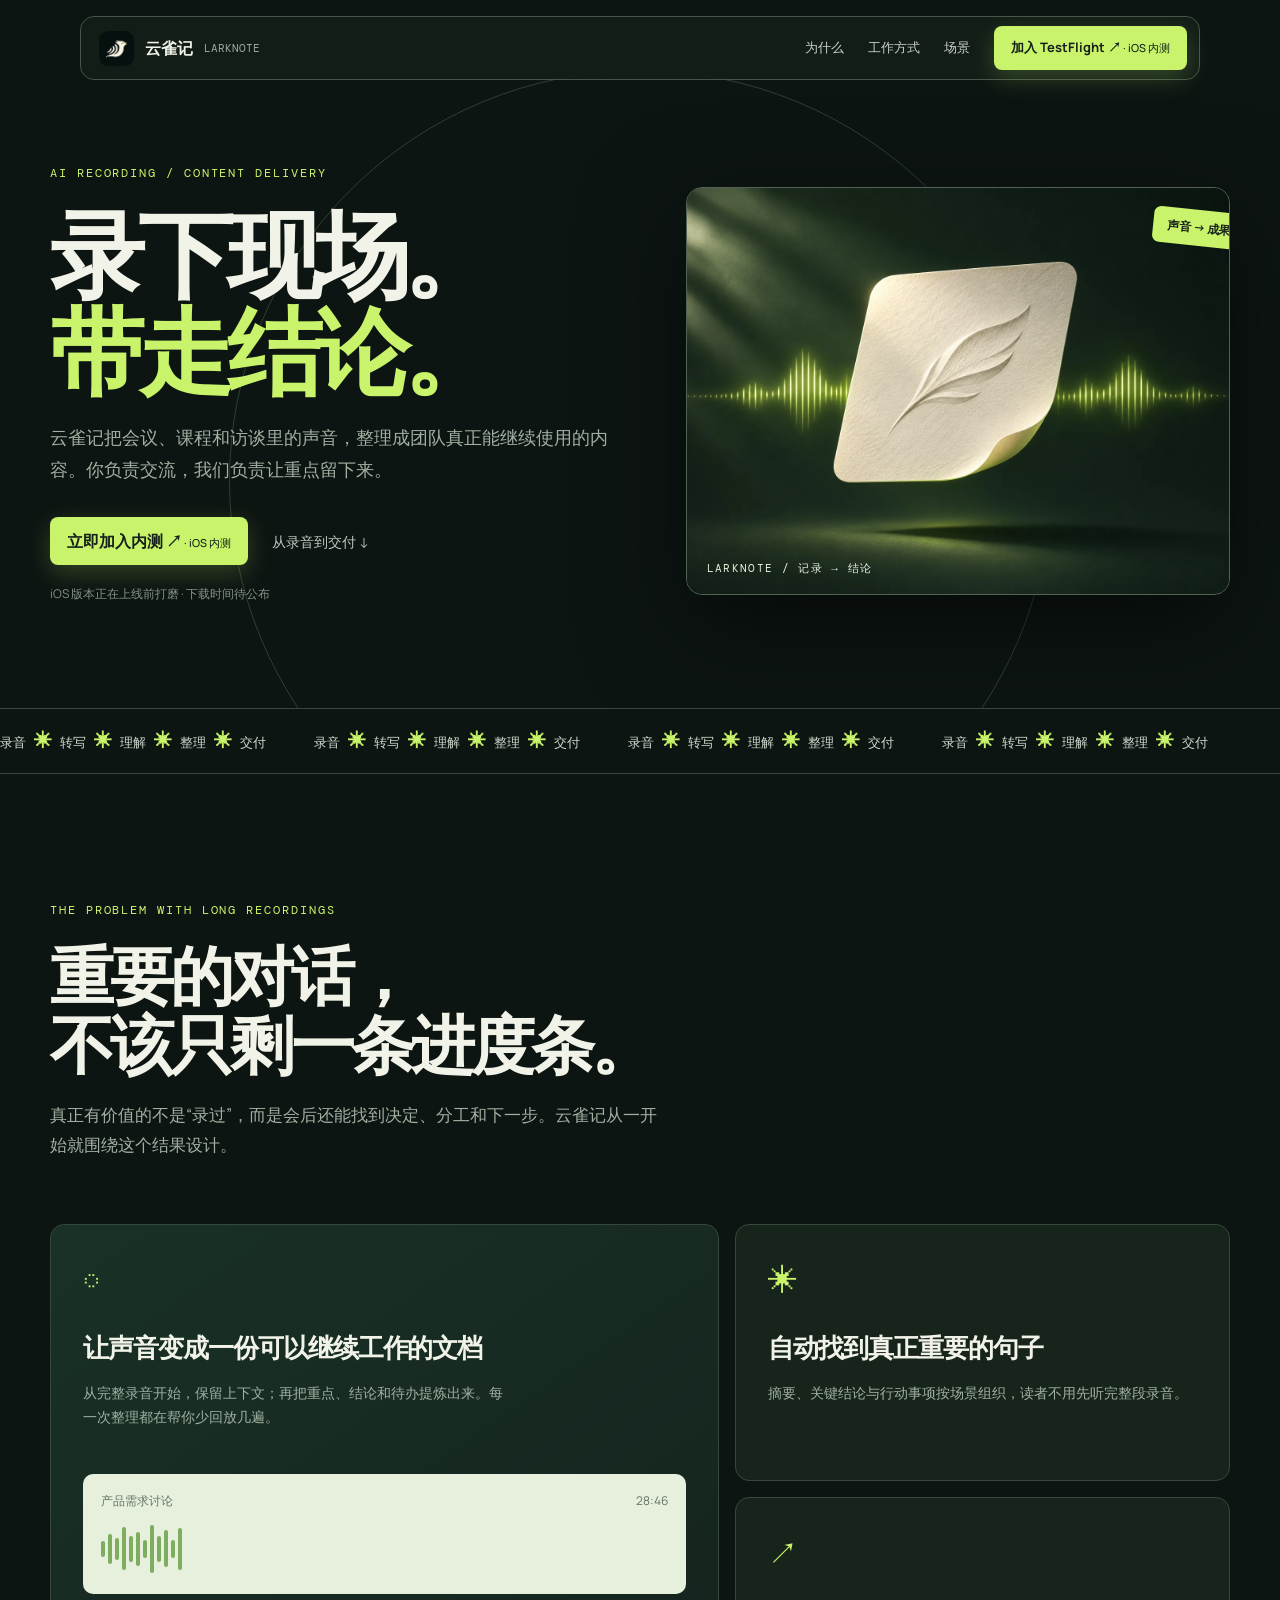
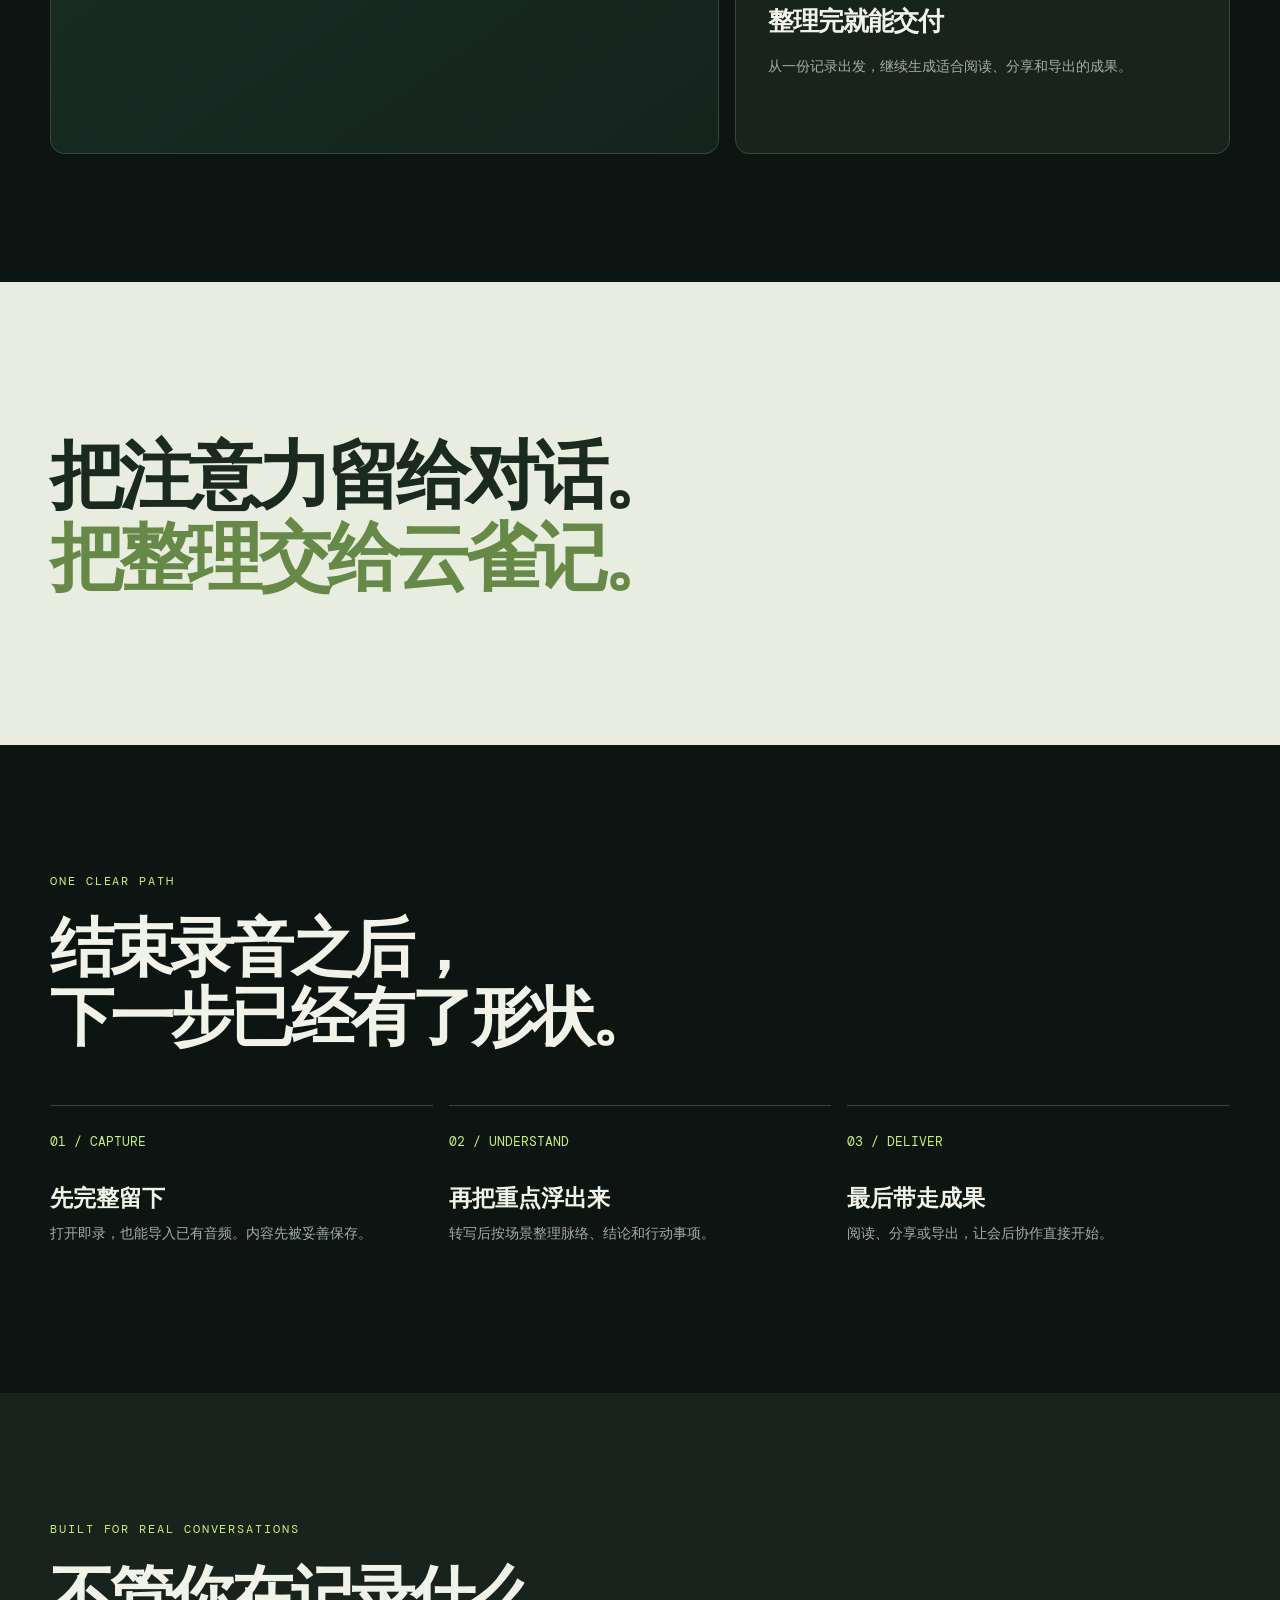
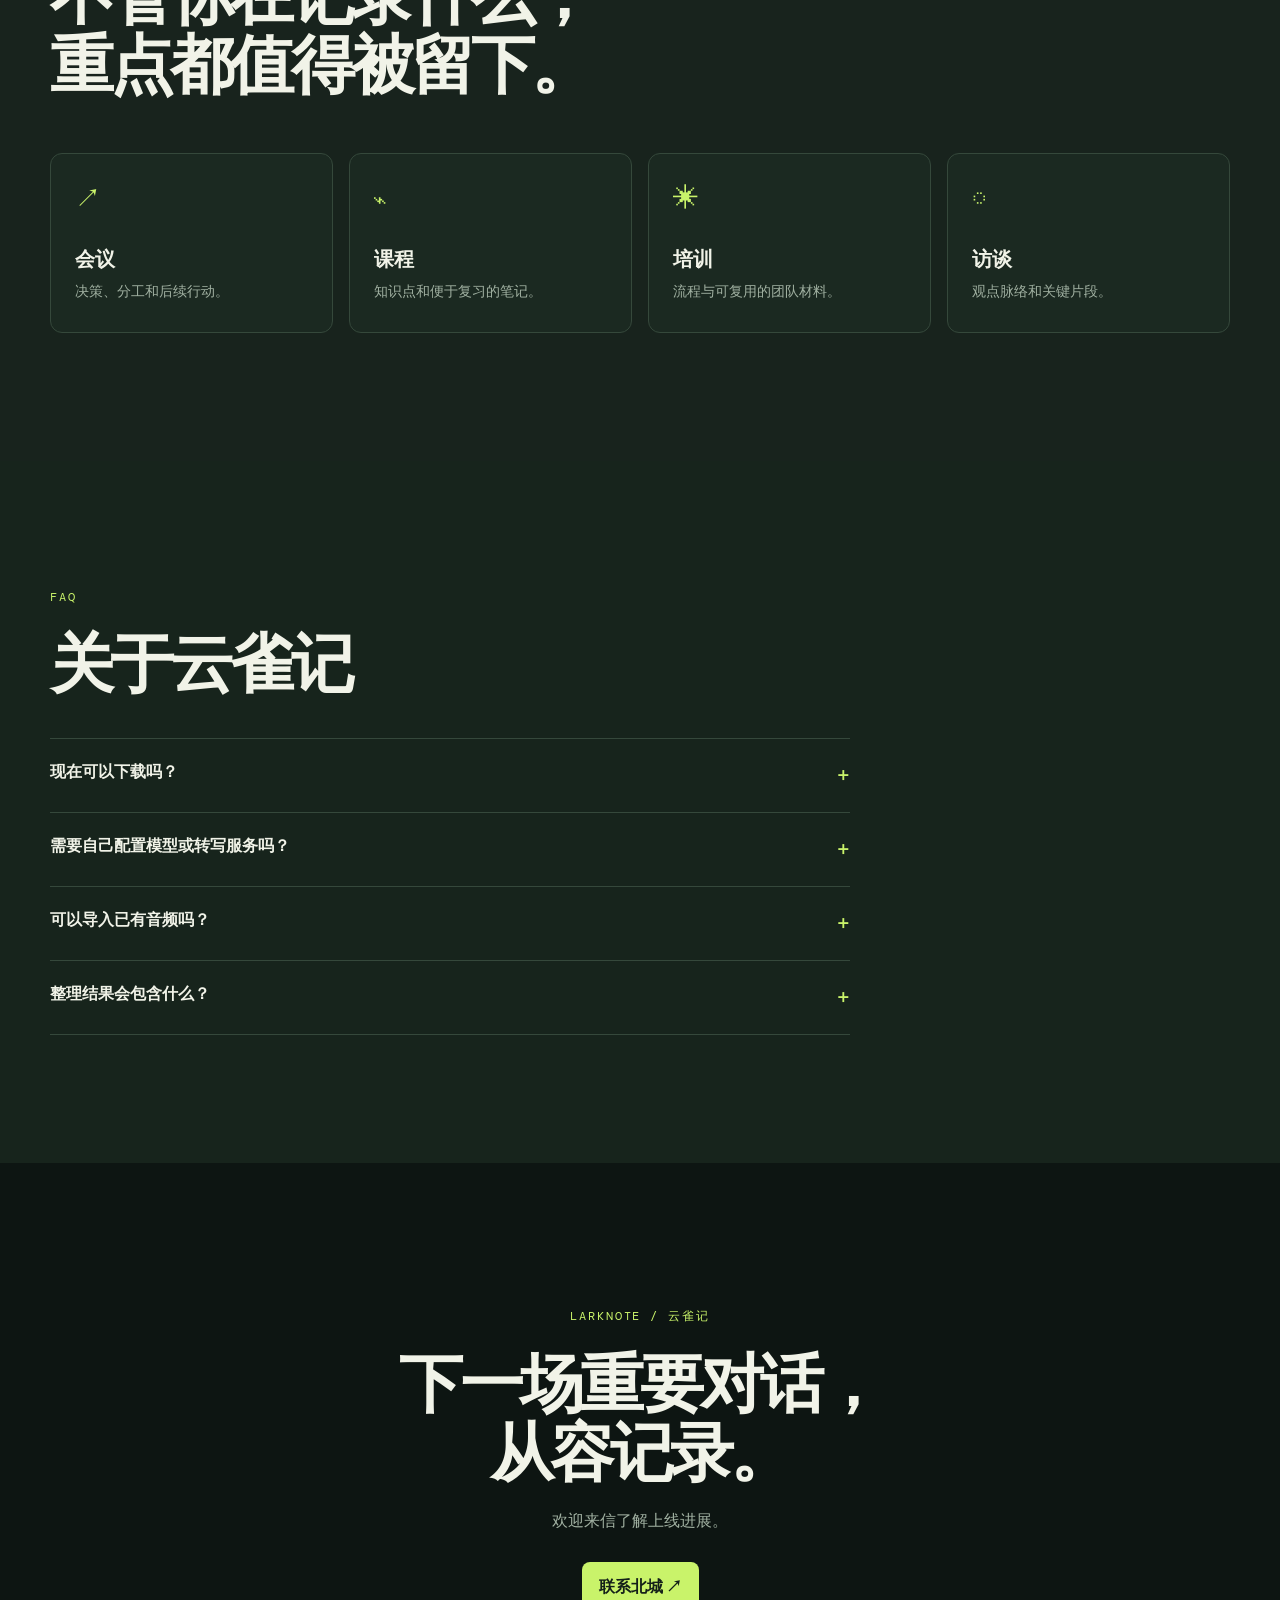
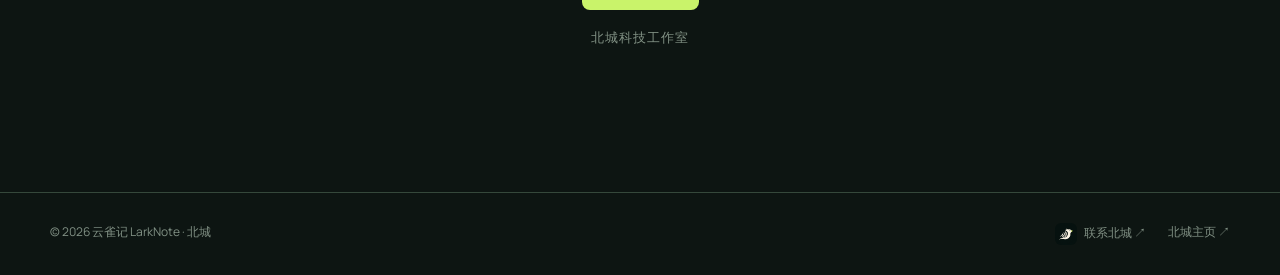
<file: index.html>
<!doctype html>
<html lang="zh-CN"><head><meta charset="utf-8"><meta name="viewport" content="width=device-width,initial-scale=1"><title>云雀记 LarkNote｜录下现场，带走结论</title><meta name="description" content="云雀记是面向会议、课程、培训和访谈的 AI 记录与内容交付 App。"><link rel="icon" href="larknote-favicon.png"><link href="https://fonts.googleapis.com/css2?family=DM+Mono:wght@400;500&family=Manrope:wght@400;500;600;700&display=swap" rel="stylesheet"><style>
:root{--bg:#0d1512;--s:#17241c;--s2:#213127;--ink:#f1f3e8;--muted:#a0b0a1;--line:#35483b;--acid:#c9f36a;--paper:#e8ede0;--ease:cubic-bezier(.22,1,.36,1)}*{box-sizing:border-box}html{scroll-behavior:smooth}body{margin:0;background:var(--bg);color:var(--ink);font-family:Manrope,"PingFang SC","Microsoft YaHei",sans-serif;line-height:1.5}a{color:inherit;text-decoration:none}.wrap{width:min(1180px,calc(100% - 48px));margin:auto}.mono{font:12px "DM Mono",monospace;letter-spacing:.12em}.nav{position:fixed;z-index:10;top:16px;left:50%;transform:translateX(-50%);width:min(1120px,calc(100% - 32px));height:64px;padding:8px 12px 8px 18px;display:flex;justify-content:space-between;align-items:center;border:1px solid #425748;background:#142019dd;backdrop-filter:blur(18px);border-radius:14px}.brand{display:flex;gap:11px;align-items:center;font-weight:700}.brand img{width:35px;height:35px;border-radius:9px}.brand small{font:11px "DM Mono",monospace;color:#9cad9f}.links{display:flex;gap:24px;align-items:center;color:#c8d1c7;font-size:13px}.links a:hover{color:var(--acid)}.btn{display:inline-block;background:var(--acid);color:#142019;border-radius:8px;padding:12px 17px;font-weight:700;transition:.35s var(--ease)}.btn:hover{transform:translateY(-2px);filter:brightness(1.06)}.hero{padding:165px 0 92px;position:relative;overflow:hidden}.hero:before{content:"";position:absolute;width:820px;height:820px;left:50%;top:70px;transform:translateX(-50%);border:1px solid #2b4031;border-radius:50%}.grid{position:relative;z-index:1;display:grid;grid-template-columns:1.03fr .97fr;gap:58px;align-items:center}.eyebrow,.kicker{color:var(--acid);font:12px "DM Mono",monospace;letter-spacing:.16em}.hero h1{font-size:clamp(52px,7.4vw,98px);line-height:1.02;letter-spacing:-.07em;font-weight:600;margin:24px 0;text-wrap:balance}.hero h1 span{color:var(--acid)}.hero p{max-width:560px;color:var(--muted);font-size:18px;line-height:1.75}.actions{display:flex;gap:24px;align-items:center;margin-top:32px}.quiet{font-size:14px;color:#bdc9be}.quiet:hover{color:var(--acid)}.fine{font-size:12px!important;color:#829485!important;margin-top:18px}.visual{position:relative;aspect-ratio:4/3;border:1px solid #506353;border-radius:16px;overflow:hidden;background:#18261d;box-shadow:0 30px 100px #0008}.visual img{width:100%;height:100%;object-fit:cover;display:block}.tag{position:absolute;right:-16px;top:22px;background:var(--acid);color:#152119;padding:9px 14px;border-radius:7px;font-size:12px;font-weight:700;transform:rotate(6deg)}.visual:after{content:"LARKNOTE / 记录 → 结论";position:absolute;left:20px;bottom:18px;color:#e9f1df;font:11px "DM Mono",monospace;letter-spacing:.12em}.ticker{border-top:1px solid var(--line);border-bottom:1px solid var(--line);padding:20px 0;overflow:hidden}.track{display:flex;gap:48px;width:max-content;color:#cfdbcf;font:13px "DM Mono",monospace;animation:marquee 28s linear infinite}.track b{color:var(--acid);font-size:18px}@keyframes marquee{to{transform:translateX(-50%)}}section{padding:128px 0}.title{font-size:clamp(40px,5vw,68px);line-height:1.08;letter-spacing:-.06em;font-weight:600;max-width:830px;margin:22px 0;text-wrap:balance}.intro{color:var(--muted);font-size:17px;max-width:620px;line-height:1.75}.manifesto{background:var(--paper);color:#1b2a1f;padding:150px 0}.manifesto p{font-size:clamp(40px,5.8vw,80px);line-height:1.1;letter-spacing:-.065em;font-weight:600;max-width:920px;margin:0}.manifesto em{font-style:normal;color:#668947}.cards{display:grid;grid-template-columns:1.15fr .85fr;gap:16px;margin-top:64px}.card{background:var(--s);border:1px solid var(--line);border-radius:14px;padding:32px;min-height:255px;overflow:hidden}.card.big{grid-row:span 2;min-height:530px;background:linear-gradient(145deg,#193127,#15231d)}.mark{color:var(--acid);font-size:30px}.card h3{font-size:26px;letter-spacing:-.04em;margin:26px 0 8px}.card p{color:var(--muted);font-size:14px;line-height:1.7;max-width:420px}.mini{background:#e7efdd;color:#1b2d20;border-radius:10px;padding:18px;margin-top:45px}.mini .row{display:flex;justify-content:space-between;color:#627663;font-size:12px;margin-bottom:12px}.wave{height:54px;display:flex;align-items:center;gap:3px}.wave i{width:4px;height:var(--h);background:#7eac60;border-radius:4px}.steps,.cases{display:grid;grid-template-columns:repeat(3,1fr);gap:16px;margin-top:56px}.step{border-top:1px solid var(--line);padding:22px 0}.step b{color:var(--acid);font:13px "DM Mono",monospace}.step h3{font-size:23px;margin:28px 0 7px}.step p,.case p{margin:0;color:var(--muted);font-size:14px}.use{background:#18231d}.cases{grid-template-columns:repeat(4,1fr)}.case{min-height:180px;padding:24px;border:1px solid var(--line);border-radius:12px;background:#1b2921;transition:.45s var(--ease)}.case:hover{transform:translateY(-7px);background:#26382b;border-color:#607c5b}.case .mark{font-size:26px}.case h3{font-size:20px;margin:27px 0 6px}.faq{background:var(--s)}.faqs{max-width:800px;margin-top:42px}.faqs details{border-top:1px solid var(--line);padding:20px 0}.faqs details:last-child{border-bottom:1px solid var(--line)}summary{cursor:pointer;display:flex;justify-content:space-between;font-weight:600}summary:after{content:"+";color:var(--acid);font-size:22px}.faqs details[open] summary:after{content:"−"}.faqs p{color:var(--muted);font-size:14px}.studio-note{margin-top:18px;color:#819184;font-size:13px;letter-spacing:.08em}.closing{text-align:center;padding:145px 0}.closing .title{margin-left:auto;margin-right:auto}.closing p{color:var(--muted);margin-bottom:30px}.footer-contact-icon{width:22px;height:22px;border-radius:6px;vertical-align:middle;margin-right:7px}.footer{border-top:1px solid var(--line);padding:30px 0;color:#809084;font-size:12px}.footer-in{display:flex;justify-content:space-between}.footer-links{display:flex;gap:22px}.footer a:hover{color:var(--acid)}.reveal{opacity:0;transform:translateY(28px);transition:.8s var(--ease)}.reveal.on{opacity:1;transform:none}@media(max-width:760px){.wrap{width:min(100% - 36px,620px)}.nav{top:10px;height:58px}.links a:not(.btn){display:none}.hero{padding-top:130px}.grid{grid-template-columns:1fr;gap:42px}.hero h1{font-size:62px}.hero p{font-size:16px}.cards{grid-template-columns:1fr}.card.big{grid-row:auto;min-height:450px}.steps,.cases{grid-template-columns:1fr 1fr}.manifesto{padding:100px 0}.manifesto p{font-size:43px}section{padding:92px 0}.footer-in{display:block}.footer-links{margin-top:14px}}@media(max-width:420px){.hero h1{font-size:50px}.actions{display:block}.actions .quiet{display:block;margin-top:20px}.steps,.cases{grid-template-columns:1fr}}
.testflight{box-shadow:0 8px 24px #c9f36a33}.testflight:after{content:" · iOS 内测";font-size:11px;font-weight:500}</style></head><body><header class="nav"><a class="brand" href="#top"><img src="larknote-icon-v2.png" alt="云雀记图标">云雀记 <small>LARKNOTE</small></a><nav class="links"><a href="#why">为什么</a><a href="#workflow">工作方式</a><a href="#scenes">场景</a><a class="btn testflight" href="https://testflight.apple.com/join/g8XAymgs" target="_blank" rel="noopener">加入 TestFlight ↗</a></nav></header><main id="top"><section class="hero"><div class="wrap grid"><div><div class="eyebrow reveal">AI RECORDING / CONTENT DELIVERY</div><h1 class="reveal">录下现场。<br><span>带走结论。</span></h1><p class="reveal">云雀记把会议、课程和访谈里的声音，整理成团队真正能继续使用的内容。你负责交流，我们负责让重点留下来。</p><div class="actions reveal"><a class="btn testflight" href="https://testflight.apple.com/join/g8XAymgs" target="_blank" rel="noopener">立即加入内测 ↗</a><a class="quiet" href="#workflow">从录音到交付 ↓</a></div><p class="fine reveal">iOS 版本正在上线前打磨 · 下载时间待公布</p></div><div class="visual reveal"><span class="tag">声音 → 成果</span><img src="larknote-hero.webp" alt="暖白纸张与声音波形组成的云雀记品牌视觉"></div></div></section><div class="ticker"><div class="track"><span>录音 <b>✳</b> 转写 <b>✳</b> 理解 <b>✳</b> 整理 <b>✳</b> 交付</span><span>录音 <b>✳</b> 转写 <b>✳</b> 理解 <b>✳</b> 整理 <b>✳</b> 交付</span><span>录音 <b>✳</b> 转写 <b>✳</b> 理解 <b>✳</b> 整理 <b>✳</b> 交付</span><span>录音 <b>✳</b> 转写 <b>✳</b> 理解 <b>✳</b> 整理 <b>✳</b> 交付</span></div></div><section id="why"><div class="wrap"><div class="kicker reveal">THE PROBLEM WITH LONG RECORDINGS</div><h2 class="title reveal">重要的对话，<br>不该只剩一条进度条。</h2><p class="intro reveal">真正有价值的不是“录过”，而是会后还能找到决定、分工和下一步。云雀记从一开始就围绕这个结果设计。</p><div class="cards"><article class="card big reveal"><div class="mark">◌</div><h3>让声音变成一份可以继续工作的文档</h3><p>从完整录音开始，保留上下文；再把重点、结论和待办提炼出来。每一次整理都在帮你少回放几遍。</p><div class="mini"><div class="row"><span>产品需求讨论</span><span>28:46</span></div><div class="wave"><i style="--h:16px"></i><i style="--h:30px"></i><i style="--h:22px"></i><i style="--h:43px"></i><i style="--h:26px"></i><i style="--h:34px"></i><i style="--h:18px"></i><i style="--h:48px"></i><i style="--h:26px"></i><i style="--h:37px"></i><i style="--h:18px"></i><i style="--h:42px"></i></div></div></article><article class="card reveal"><div class="mark">✳</div><h3>自动找到真正重要的句子</h3><p>摘要、关键结论与行动事项按场景组织，读者不用先听完整段录音。</p></article><article class="card reveal"><div class="mark">↗</div><h3>整理完就能交付</h3><p>从一份记录出发，继续生成适合阅读、分享和导出的成果。</p></article></div></div></section><section class="manifesto"><div class="wrap"><p class="reveal">把注意力留给对话。<br><em>把整理交给云雀记。</em></p></div></section><section id="workflow"><div class="wrap"><div class="kicker reveal">ONE CLEAR PATH</div><h2 class="title reveal">结束录音之后，<br>下一步已经有了形状。</h2><div class="steps"><article class="step reveal"><b>01 / CAPTURE</b><h3>先完整留下</h3><p>打开即录，也能导入已有音频。内容先被妥善保存。</p></article><article class="step reveal"><b>02 / UNDERSTAND</b><h3>再把重点浮出来</h3><p>转写后按场景整理脉络、结论和行动事项。</p></article><article class="step reveal"><b>03 / DELIVER</b><h3>最后带走成果</h3><p>阅读、分享或导出，让会后协作直接开始。</p></article></div></div></section><section id="scenes" class="use"><div class="wrap"><div class="kicker reveal">BUILT FOR REAL CONVERSATIONS</div><h2 class="title reveal">不管你在记录什么，<br>重点都值得被留下。</h2><div class="cases"><article class="case reveal"><div class="mark">↗</div><h3>会议</h3><p>决策、分工和后续行动。</p></article><article class="case reveal"><div class="mark">⌁</div><h3>课程</h3><p>知识点和便于复习的笔记。</p></article><article class="case reveal"><div class="mark">✳</div><h3>培训</h3><p>流程与可复用的团队材料。</p></article><article class="case reveal"><div class="mark">◌</div><h3>访谈</h3><p>观点脉络和关键片段。</p></article></div></div></section><section class="faq"><div class="wrap"><div class="kicker reveal">FAQ</div><h2 class="title reveal">关于云雀记</h2><div class="faqs reveal"><details><summary>现在可以下载吗？</summary><p>iOS 版本正在上线前打磨，正式下载时间确定后会在官网更新。</p></details><details><summary>需要自己配置模型或转写服务吗？</summary><p>不需要。产品目标是打开即可记录，结束后按需整理。</p></details><details><summary>可以导入已有音频吗？</summary><p>可以，产品面向会议、课程、培训和访谈等长录音场景。</p></details><details><summary>整理结果会包含什么？</summary><p>可按内容生成摘要、纪要和待办事项。更多交付格式会随正式版本逐步开放。</p></details></div></div></section><section class="closing"><div class="wrap"><div class="kicker reveal">LARKNOTE / 云雀记</div><h2 class="title reveal">下一场重要对话，<br>从容记录。</h2><p class="reveal">欢迎来信了解上线进展。</p><a class="btn reveal" href="https://www.northcity.top/connect.html" target="_blank" rel="noopener">联系北城 ↗</a><div class="studio-note">北城科技工作室</div></div></section></main><footer class="footer"><div class="wrap footer-in"><span>© 2026 云雀记 LarkNote · 北城</span><span class="footer-links"><a href="https://www.northcity.top/connect.html" target="_blank" rel="noopener"><img class="footer-contact-icon" src="larknote-icon-v2.png" alt="">联系北城 ↗</a><a href="https://www.northcity.top" target="_blank">北城主页 ↗</a></span></div></footer><script>const ob=new IntersectionObserver(es=>es.forEach(e=>{if(e.isIntersecting){e.target.classList.add('on');ob.unobserve(e.target)}}),{threshold:.12});document.querySelectorAll('.reveal').forEach(e=>ob.observe(e));</script></body></html>
</file>
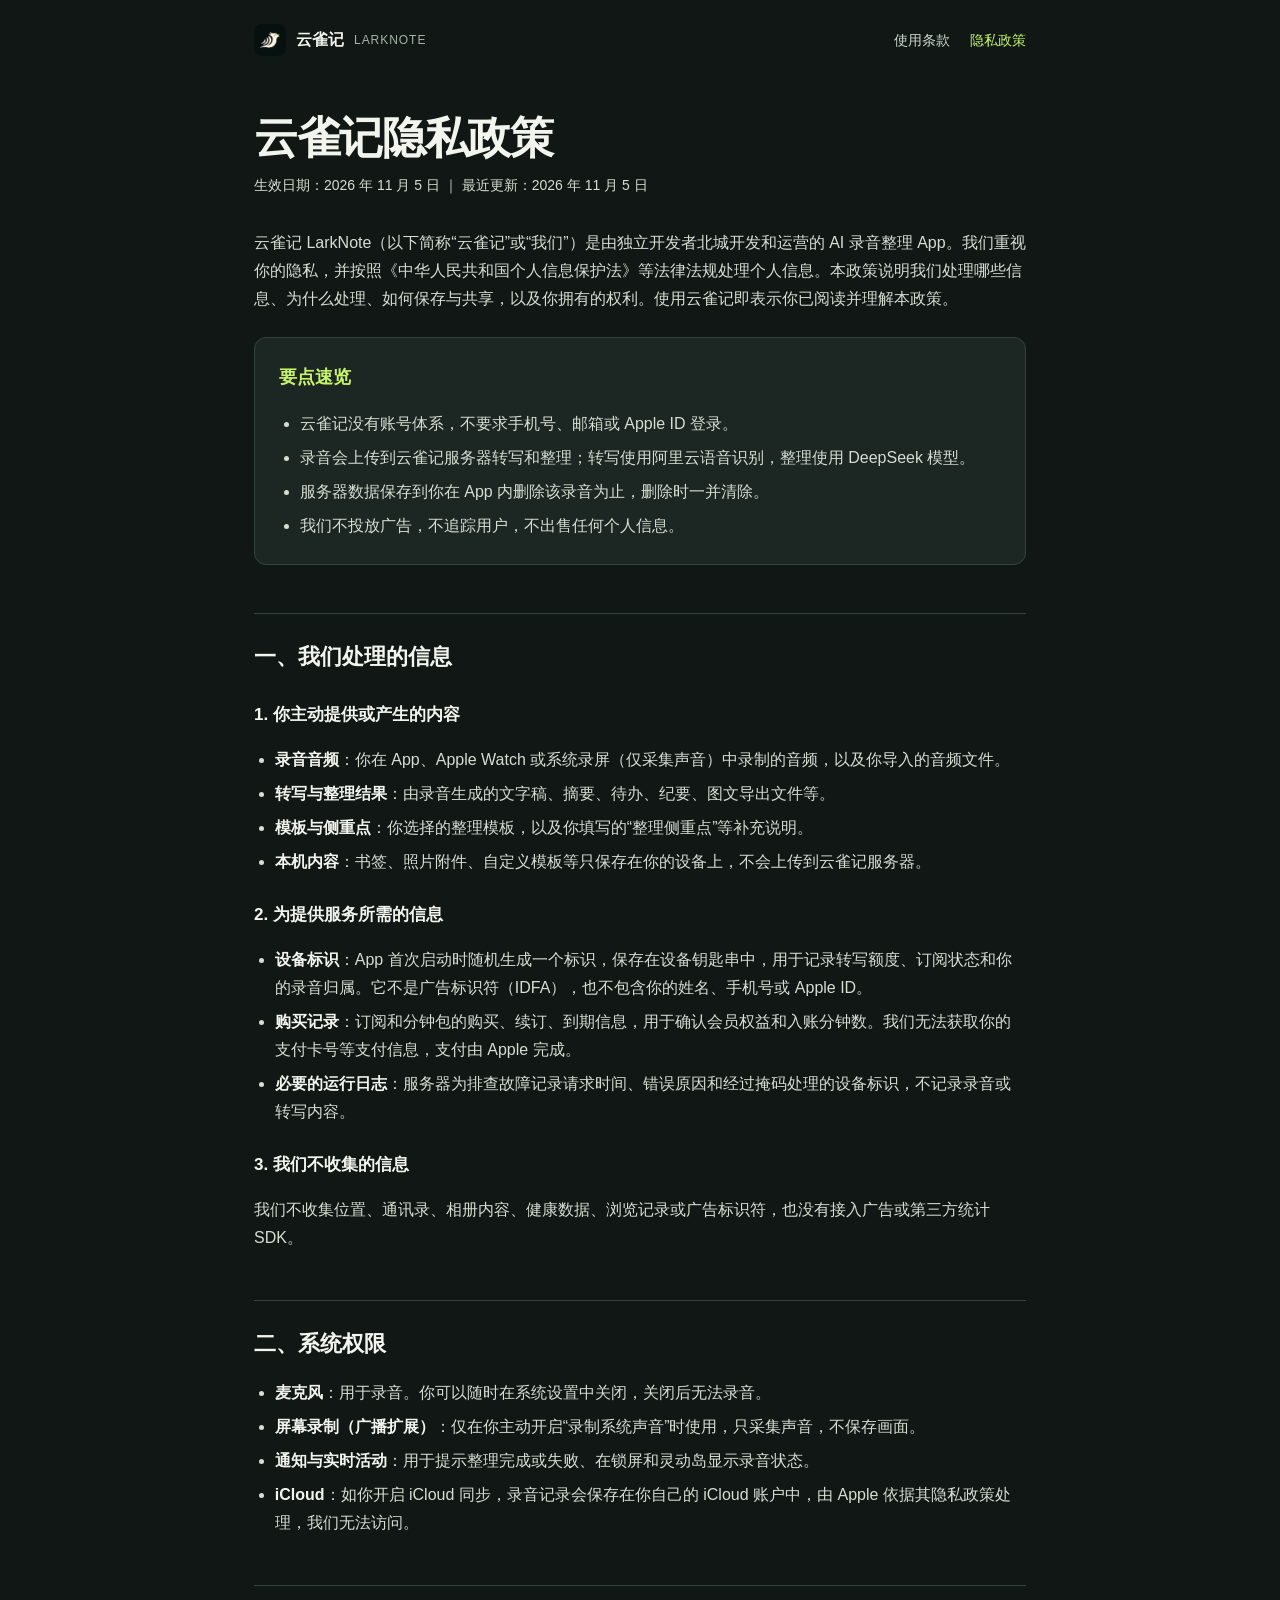
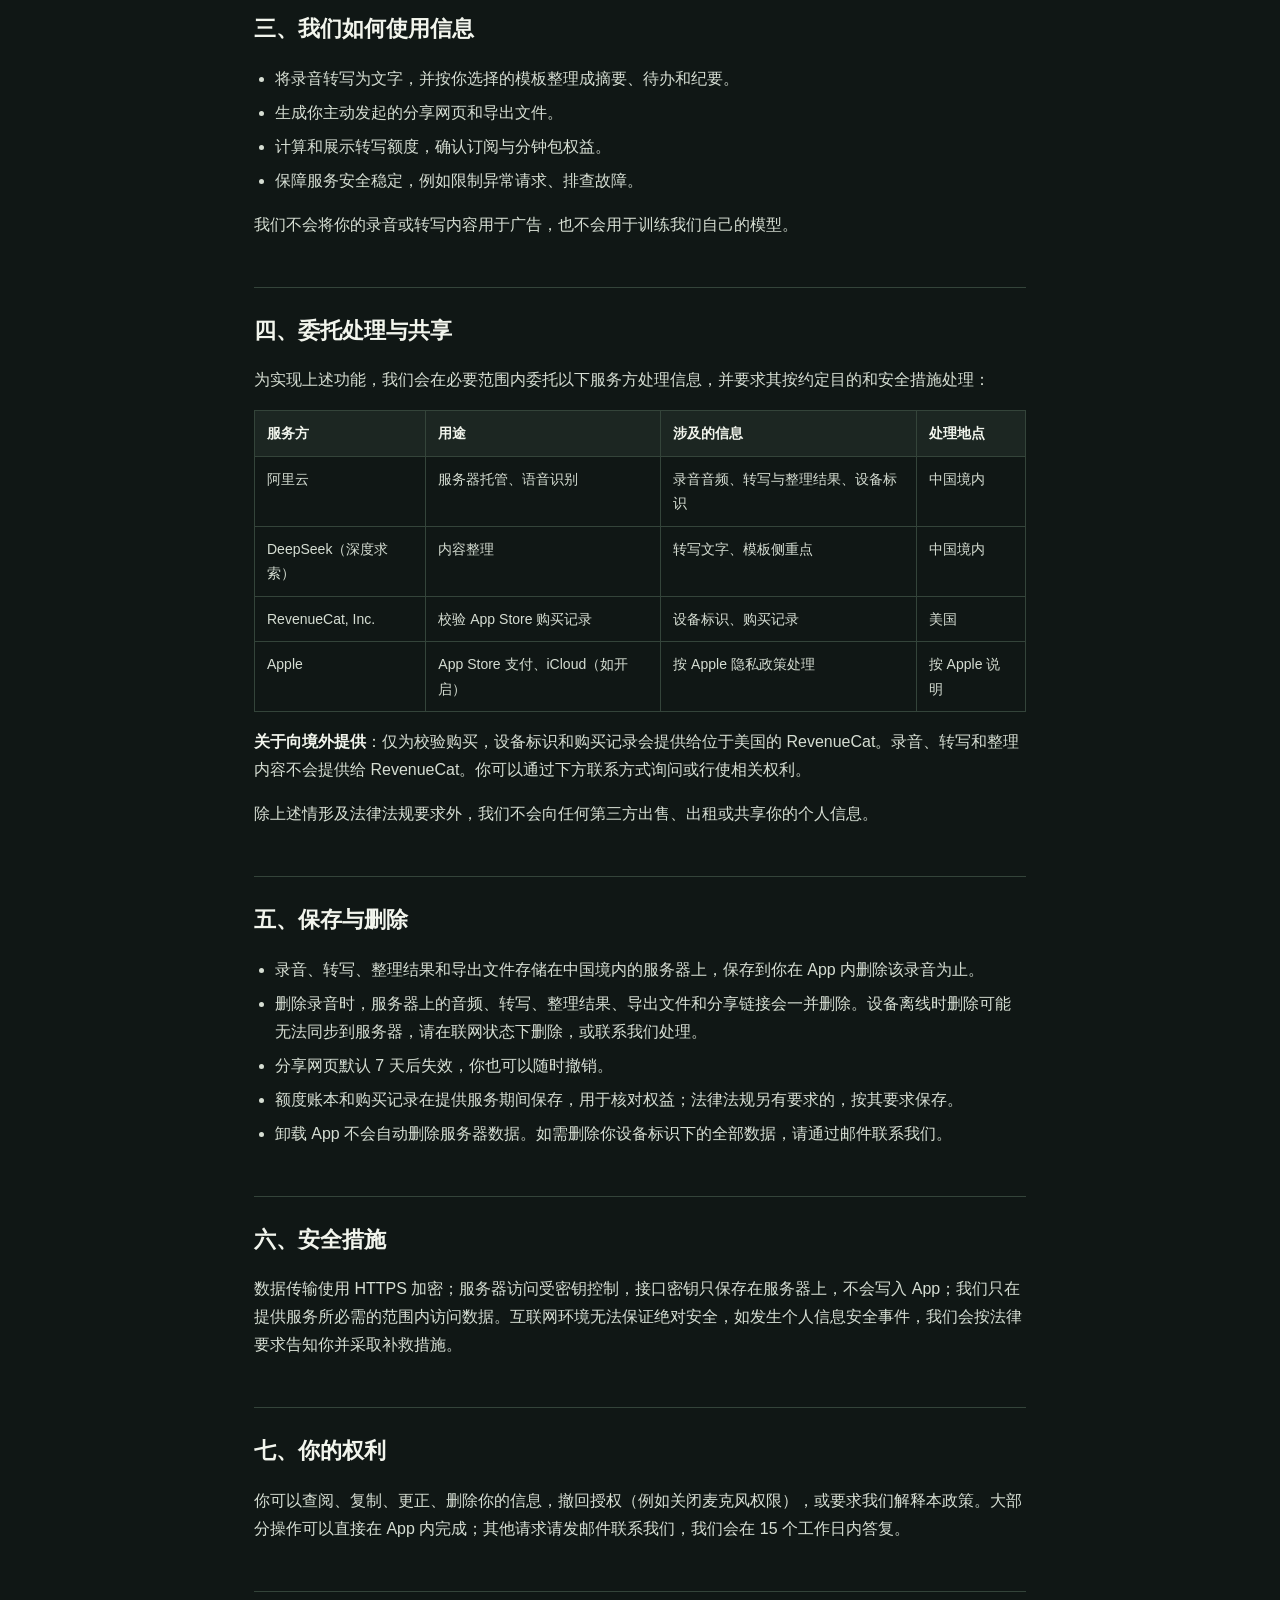
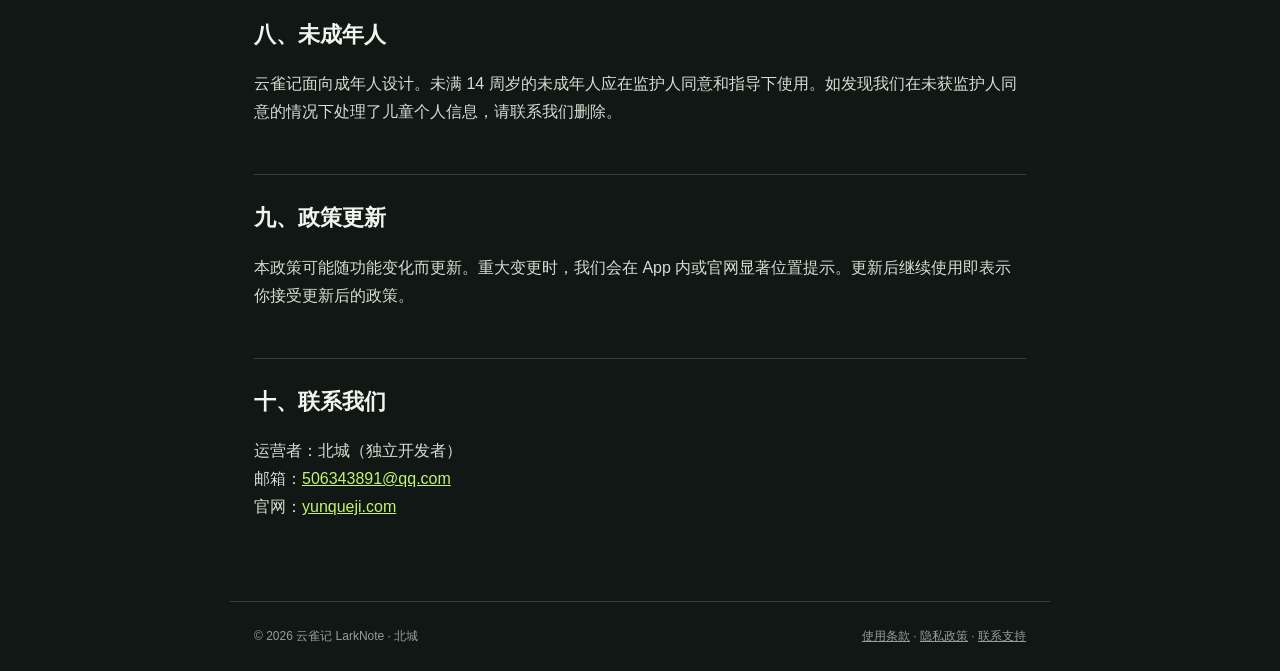
<file: privacy.html>
<!doctype html><html lang="zh-CN"><head><meta charset="utf-8"><meta name="viewport" content="width=device-width,initial-scale=1"><meta name="theme-color" content="#101715"><title>隐私政策｜云雀记 LarkNote</title><meta name="description" content="云雀记 LarkNote 隐私政策：我们处理哪些信息、如何使用与保存、与哪些服务方共享，以及你如何删除数据。"><link rel="icon" href="larknote-favicon.png"><link rel="stylesheet" href="legal.css"></head><body>
<header class="top"><a class="brand" href="./"><img src="larknote-icon-v2.png" alt="云雀记图标">云雀记 <span>LARKNOTE</span></a><nav><a href="terms.html">使用条款</a><a href="privacy.html" aria-current="page">隐私政策</a></nav></header>
<main class="doc">
<h1>云雀记隐私政策</h1>
<p class="meta">生效日期：2026 年 11 月 5 日 ｜ 最近更新：2026 年 11 月 5 日</p>

<p>云雀记 LarkNote（以下简称“云雀记”或“我们”）是由独立开发者北城开发和运营的 AI 录音整理 App。我们重视你的隐私，并按照《中华人民共和国个人信息保护法》等法律法规处理个人信息。本政策说明我们处理哪些信息、为什么处理、如何保存与共享，以及你拥有的权利。使用云雀记即表示你已阅读并理解本政策。</p>

<div class="summary"><h2>要点速览</h2><ul>
<li>云雀记没有账号体系，不要求手机号、邮箱或 Apple ID 登录。</li>
<li>录音会上传到云雀记服务器转写和整理；转写使用阿里云语音识别，整理使用 DeepSeek 模型。</li>
<li>服务器数据保存到你在 App 内删除该录音为止，删除时一并清除。</li>
<li>我们不投放广告，不追踪用户，不出售任何个人信息。</li>
</ul></div>

<h2>一、我们处理的信息</h2>
<h3>1. 你主动提供或产生的内容</h3>
<ul>
<li><b>录音音频</b>：你在 App、Apple Watch 或系统录屏（仅采集声音）中录制的音频，以及你导入的音频文件。</li>
<li><b>转写与整理结果</b>：由录音生成的文字稿、摘要、待办、纪要、图文导出文件等。</li>
<li><b>模板与侧重点</b>：你选择的整理模板，以及你填写的“整理侧重点”等补充说明。</li>
<li><b>本机内容</b>：书签、照片附件、自定义模板等只保存在你的设备上，不会上传到云雀记服务器。</li>
</ul>
<h3>2. 为提供服务所需的信息</h3>
<ul>
<li><b>设备标识</b>：App 首次启动时随机生成一个标识，保存在设备钥匙串中，用于记录转写额度、订阅状态和你的录音归属。它不是广告标识符（IDFA），也不包含你的姓名、手机号或 Apple ID。</li>
<li><b>购买记录</b>：订阅和分钟包的购买、续订、到期信息，用于确认会员权益和入账分钟数。我们无法获取你的支付卡号等支付信息，支付由 Apple 完成。</li>
<li><b>必要的运行日志</b>：服务器为排查故障记录请求时间、错误原因和经过掩码处理的设备标识，不记录录音或转写内容。</li>
</ul>
<h3>3. 我们不收集的信息</h3>
<p>我们不收集位置、通讯录、相册内容、健康数据、浏览记录或广告标识符，也没有接入广告或第三方统计 SDK。</p>

<h2>二、系统权限</h2>
<ul>
<li><b>麦克风</b>：用于录音。你可以随时在系统设置中关闭，关闭后无法录音。</li>
<li><b>屏幕录制（广播扩展）</b>：仅在你主动开启“录制系统声音”时使用，只采集声音，不保存画面。</li>
<li><b>通知与实时活动</b>：用于提示整理完成或失败、在锁屏和灵动岛显示录音状态。</li>
<li><b>iCloud</b>：如你开启 iCloud 同步，录音记录会保存在你自己的 iCloud 账户中，由 Apple 依据其隐私政策处理，我们无法访问。</li>
</ul>

<h2>三、我们如何使用信息</h2>
<ul>
<li>将录音转写为文字，并按你选择的模板整理成摘要、待办和纪要。</li>
<li>生成你主动发起的分享网页和导出文件。</li>
<li>计算和展示转写额度，确认订阅与分钟包权益。</li>
<li>保障服务安全稳定，例如限制异常请求、排查故障。</li>
</ul>
<p>我们不会将你的录音或转写内容用于广告，也不会用于训练我们自己的模型。</p>

<h2>四、委托处理与共享</h2>
<p>为实现上述功能，我们会在必要范围内委托以下服务方处理信息，并要求其按约定目的和安全措施处理：</p>
<table>
<thead><tr><th>服务方</th><th>用途</th><th>涉及的信息</th><th>处理地点</th></tr></thead>
<tbody>
<tr><td>阿里云</td><td>服务器托管、语音识别</td><td>录音音频、转写与整理结果、设备标识</td><td>中国境内</td></tr>
<tr><td>DeepSeek（深度求索）</td><td>内容整理</td><td>转写文字、模板侧重点</td><td>中国境内</td></tr>
<tr><td>RevenueCat, Inc.</td><td>校验 App Store 购买记录</td><td>设备标识、购买记录</td><td>美国</td></tr>
<tr><td>Apple</td><td>App Store 支付、iCloud（如开启）</td><td>按 Apple 隐私政策处理</td><td>按 Apple 说明</td></tr>
</tbody></table>
<p><b>关于向境外提供</b>：仅为校验购买，设备标识和购买记录会提供给位于美国的 RevenueCat。录音、转写和整理内容不会提供给 RevenueCat。你可以通过下方联系方式询问或行使相关权利。</p>
<p>除上述情形及法律法规要求外，我们不会向任何第三方出售、出租或共享你的个人信息。</p>

<h2>五、保存与删除</h2>
<ul>
<li>录音、转写、整理结果和导出文件存储在中国境内的服务器上，保存到你在 App 内删除该录音为止。</li>
<li>删除录音时，服务器上的音频、转写、整理结果、导出文件和分享链接会一并删除。设备离线时删除可能无法同步到服务器，请在联网状态下删除，或联系我们处理。</li>
<li>分享网页默认 7 天后失效，你也可以随时撤销。</li>
<li>额度账本和购买记录在提供服务期间保存，用于核对权益；法律法规另有要求的，按其要求保存。</li>
<li>卸载 App 不会自动删除服务器数据。如需删除你设备标识下的全部数据，请通过邮件联系我们。</li>
</ul>

<h2>六、安全措施</h2>
<p>数据传输使用 HTTPS 加密；服务器访问受密钥控制，接口密钥只保存在服务器上，不会写入 App；我们只在提供服务所必需的范围内访问数据。互联网环境无法保证绝对安全，如发生个人信息安全事件，我们会按法律要求告知你并采取补救措施。</p>

<h2>七、你的权利</h2>
<p>你可以查阅、复制、更正、删除你的信息，撤回授权（例如关闭麦克风权限），或要求我们解释本政策。大部分操作可以直接在 App 内完成；其他请求请发邮件联系我们，我们会在 15 个工作日内答复。</p>

<h2>八、未成年人</h2>
<p>云雀记面向成年人设计。未满 14 周岁的未成年人应在监护人同意和指导下使用。如发现我们在未获监护人同意的情况下处理了儿童个人信息，请联系我们删除。</p>

<h2>九、政策更新</h2>
<p>本政策可能随功能变化而更新。重大变更时，我们会在 App 内或官网显著位置提示。更新后继续使用即表示你接受更新后的政策。</p>

<h2>十、联系我们</h2>
<p>运营者：北城（独立开发者）<br>邮箱：<a href="mailto:506343891@qq.com">506343891@qq.com</a><br>官网：<a href="https://yunqueji.com">yunqueji.com</a></p>
</main>
<footer><span>© 2026 云雀记 LarkNote · 北城</span><span><a href="terms.html">使用条款</a> · <a href="privacy.html">隐私政策</a> · <a href="mailto:506343891@qq.com">联系支持</a></span></footer>
</body></html>
</file>
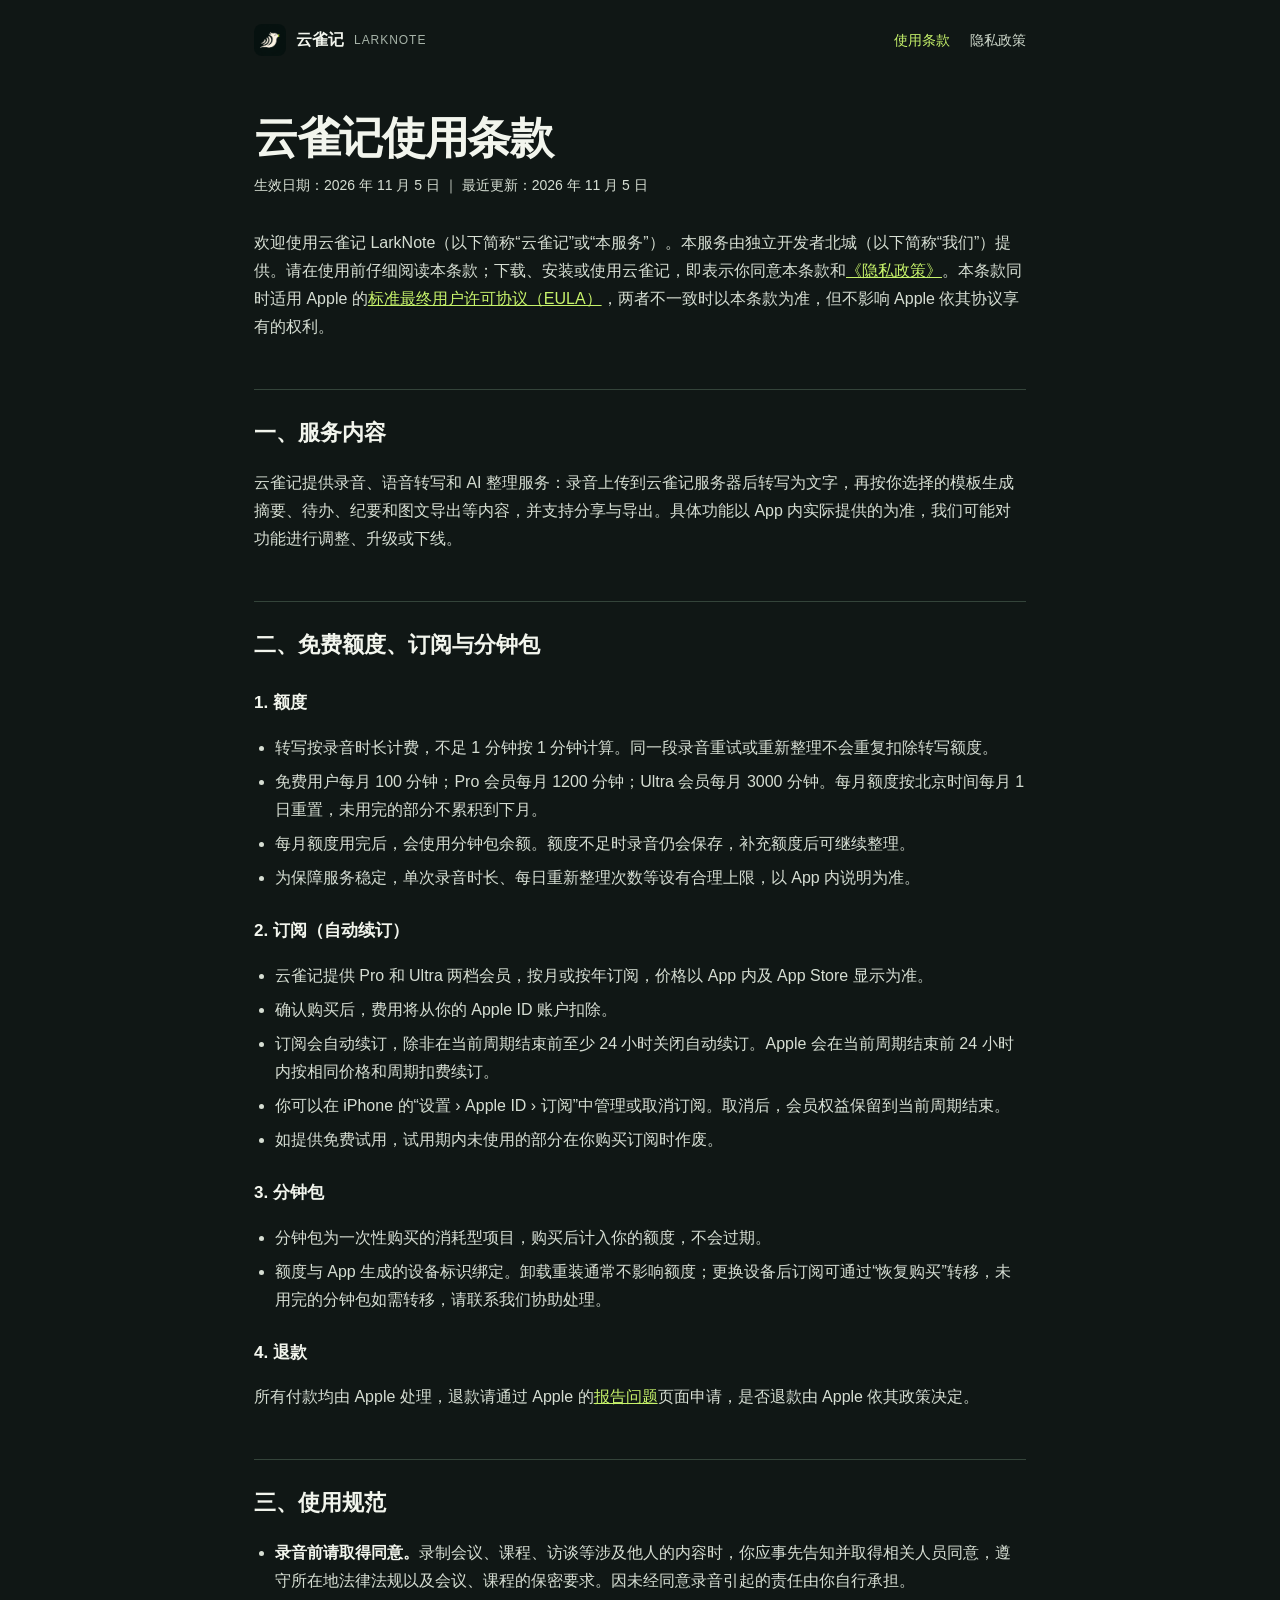
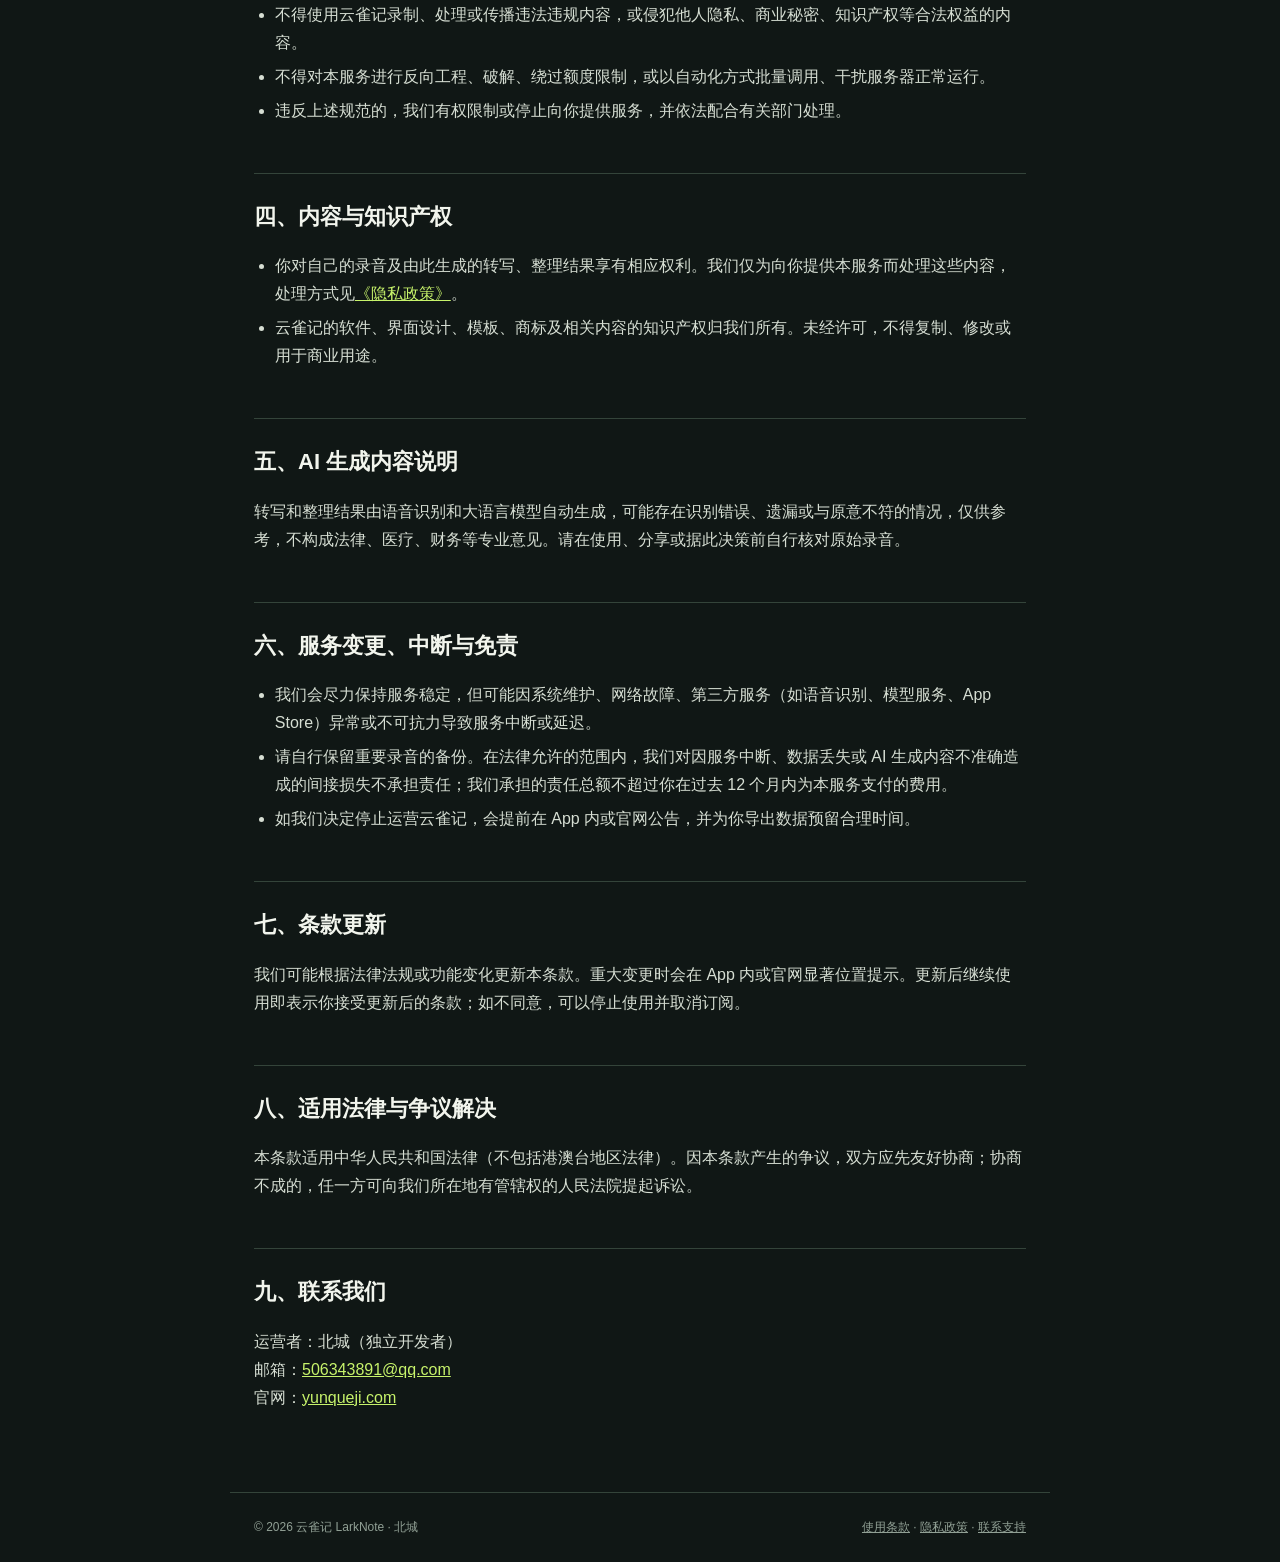
<file: terms.html>
<!doctype html><html lang="zh-CN"><head><meta charset="utf-8"><meta name="viewport" content="width=device-width,initial-scale=1"><meta name="theme-color" content="#101715"><title>使用条款｜云雀记 LarkNote</title><meta name="description" content="云雀记 LarkNote 使用条款：服务内容、订阅与分钟包、自动续订、使用规范与免责声明。"><link rel="icon" href="larknote-favicon.png"><link rel="stylesheet" href="legal.css"></head><body>
<header class="top"><a class="brand" href="./"><img src="larknote-icon-v2.png" alt="云雀记图标">云雀记 <span>LARKNOTE</span></a><nav><a href="terms.html" aria-current="page">使用条款</a><a href="privacy.html">隐私政策</a></nav></header>
<main class="doc">
<h1>云雀记使用条款</h1>
<p class="meta">生效日期：2026 年 11 月 5 日 ｜ 最近更新：2026 年 11 月 5 日</p>

<p>欢迎使用云雀记 LarkNote（以下简称“云雀记”或“本服务”）。本服务由独立开发者北城（以下简称“我们”）提供。请在使用前仔细阅读本条款；下载、安装或使用云雀记，即表示你同意本条款和<a href="privacy.html">《隐私政策》</a>。本条款同时适用 Apple 的<a href="https://www.apple.com/legal/internet-services/itunes/dev/stdeula/" target="_blank" rel="noopener">标准最终用户许可协议（EULA）</a>，两者不一致时以本条款为准，但不影响 Apple 依其协议享有的权利。</p>

<h2>一、服务内容</h2>
<p>云雀记提供录音、语音转写和 AI 整理服务：录音上传到云雀记服务器后转写为文字，再按你选择的模板生成摘要、待办、纪要和图文导出等内容，并支持分享与导出。具体功能以 App 内实际提供的为准，我们可能对功能进行调整、升级或下线。</p>

<h2>二、免费额度、订阅与分钟包</h2>
<h3>1. 额度</h3>
<ul>
<li>转写按录音时长计费，不足 1 分钟按 1 分钟计算。同一段录音重试或重新整理不会重复扣除转写额度。</li>
<li>免费用户每月 100 分钟；Pro 会员每月 1200 分钟；Ultra 会员每月 3000 分钟。每月额度按北京时间每月 1 日重置，未用完的部分不累积到下月。</li>
<li>每月额度用完后，会使用分钟包余额。额度不足时录音仍会保存，补充额度后可继续整理。</li>
<li>为保障服务稳定，单次录音时长、每日重新整理次数等设有合理上限，以 App 内说明为准。</li>
</ul>
<h3>2. 订阅（自动续订）</h3>
<ul>
<li>云雀记提供 Pro 和 Ultra 两档会员，按月或按年订阅，价格以 App 内及 App Store 显示为准。</li>
<li>确认购买后，费用将从你的 Apple ID 账户扣除。</li>
<li>订阅会自动续订，除非在当前周期结束前至少 24 小时关闭自动续订。Apple 会在当前周期结束前 24 小时内按相同价格和周期扣费续订。</li>
<li>你可以在 iPhone 的“设置 › Apple ID › 订阅”中管理或取消订阅。取消后，会员权益保留到当前周期结束。</li>
<li>如提供免费试用，试用期内未使用的部分在你购买订阅时作废。</li>
</ul>
<h3>3. 分钟包</h3>
<ul>
<li>分钟包为一次性购买的消耗型项目，购买后计入你的额度，不会过期。</li>
<li>额度与 App 生成的设备标识绑定。卸载重装通常不影响额度；更换设备后订阅可通过“恢复购买”转移，未用完的分钟包如需转移，请联系我们协助处理。</li>
</ul>
<h3>4. 退款</h3>
<p>所有付款均由 Apple 处理，退款请通过 Apple 的<a href="https://reportaproblem.apple.com" target="_blank" rel="noopener">报告问题</a>页面申请，是否退款由 Apple 依其政策决定。</p>

<h2>三、使用规范</h2>
<ul>
<li><b>录音前请取得同意。</b>录制会议、课程、访谈等涉及他人的内容时，你应事先告知并取得相关人员同意，遵守所在地法律法规以及会议、课程的保密要求。因未经同意录音引起的责任由你自行承担。</li>
<li>不得使用云雀记录制、处理或传播违法违规内容，或侵犯他人隐私、商业秘密、知识产权等合法权益的内容。</li>
<li>不得对本服务进行反向工程、破解、绕过额度限制，或以自动化方式批量调用、干扰服务器正常运行。</li>
<li>违反上述规范的，我们有权限制或停止向你提供服务，并依法配合有关部门处理。</li>
</ul>

<h2>四、内容与知识产权</h2>
<ul>
<li>你对自己的录音及由此生成的转写、整理结果享有相应权利。我们仅为向你提供本服务而处理这些内容，处理方式见<a href="privacy.html">《隐私政策》</a>。</li>
<li>云雀记的软件、界面设计、模板、商标及相关内容的知识产权归我们所有。未经许可，不得复制、修改或用于商业用途。</li>
</ul>

<h2>五、AI 生成内容说明</h2>
<p>转写和整理结果由语音识别和大语言模型自动生成，可能存在识别错误、遗漏或与原意不符的情况，仅供参考，不构成法律、医疗、财务等专业意见。请在使用、分享或据此决策前自行核对原始录音。</p>

<h2>六、服务变更、中断与免责</h2>
<ul>
<li>我们会尽力保持服务稳定，但可能因系统维护、网络故障、第三方服务（如语音识别、模型服务、App Store）异常或不可抗力导致服务中断或延迟。</li>
<li>请自行保留重要录音的备份。在法律允许的范围内，我们对因服务中断、数据丢失或 AI 生成内容不准确造成的间接损失不承担责任；我们承担的责任总额不超过你在过去 12 个月内为本服务支付的费用。</li>
<li>如我们决定停止运营云雀记，会提前在 App 内或官网公告，并为你导出数据预留合理时间。</li>
</ul>

<h2>七、条款更新</h2>
<p>我们可能根据法律法规或功能变化更新本条款。重大变更时会在 App 内或官网显著位置提示。更新后继续使用即表示你接受更新后的条款；如不同意，可以停止使用并取消订阅。</p>

<h2>八、适用法律与争议解决</h2>
<p>本条款适用中华人民共和国法律（不包括港澳台地区法律）。因本条款产生的争议，双方应先友好协商；协商不成的，任一方可向我们所在地有管辖权的人民法院提起诉讼。</p>

<h2>九、联系我们</h2>
<p>运营者：北城（独立开发者）<br>邮箱：<a href="mailto:506343891@qq.com">506343891@qq.com</a><br>官网：<a href="https://yunqueji.com">yunqueji.com</a></p>
</main>
<footer><span>© 2026 云雀记 LarkNote · 北城</span><span><a href="terms.html">使用条款</a> · <a href="privacy.html">隐私政策</a> · <a href="mailto:506343891@qq.com">联系支持</a></span></footer>
</body></html>
</file>
<file: legal.css>
:root{--bg:#101715;--panel:#1c2622;--ink:#f2f5ed;--muted:#a7b4a9;--line:#34443a;--accent:#c7f36b}
*{box-sizing:border-box}
body{margin:0;background:var(--bg);color:var(--ink);font:16px/1.75 "PingFang SC","Microsoft YaHei",-apple-system,sans-serif}
a{color:var(--accent)}
.top{max-width:820px;margin:auto;padding:24px;display:flex;align-items:center;justify-content:space-between;gap:16px}
.brand{display:flex;align-items:center;gap:10px;color:var(--ink);text-decoration:none;font-weight:700;white-space:nowrap}
.brand img{width:32px;height:32px;border-radius:8px}
.brand span{color:var(--muted);font-size:12px;font-weight:500;letter-spacing:.08em}
.top nav{display:flex;gap:20px;font-size:14px}
.top nav a{color:#d0dacd;text-decoration:none}
.top nav a[aria-current]{color:var(--accent)}
.doc{max-width:820px;margin:auto;padding:16px 24px 64px}
.doc h1{font-size:clamp(30px,5vw,44px);line-height:1.2;letter-spacing:-.03em;margin:16px 0 8px}
.meta{color:var(--muted);font-size:14px;margin:0 0 32px}
.doc h2{font-size:22px;margin:48px 0 12px;padding-top:24px;border-top:1px solid var(--line)}
.doc h3{font-size:17px;margin:24px 0 8px}
.doc p,.doc li{color:#d6ded3}
.doc ul{padding-left:1.3em}
.doc li{margin:6px 0}
.doc b{color:var(--ink)}
.summary{background:var(--panel);border:1px solid var(--line);border-radius:12px;padding:8px 24px;margin:24px 0}
.summary h2{border:0;margin:16px 0 4px;padding:0;font-size:18px;color:var(--accent)}
table{width:100%;border-collapse:collapse;font-size:14px;margin:16px 0;display:block;overflow-x:auto}
th,td{border:1px solid var(--line);padding:10px 12px;text-align:left;vertical-align:top;color:#d6ded3}
th{background:var(--panel);color:var(--ink);white-space:nowrap}
footer{max-width:820px;margin:auto;padding:24px;border-top:1px solid var(--line);color:#91a095;font-size:12px;display:flex;justify-content:space-between;gap:16px;flex-wrap:wrap}
footer a{color:#91a095}
@media(max-width:520px){.brand span{display:none}.top nav{gap:14px}}
</file>
